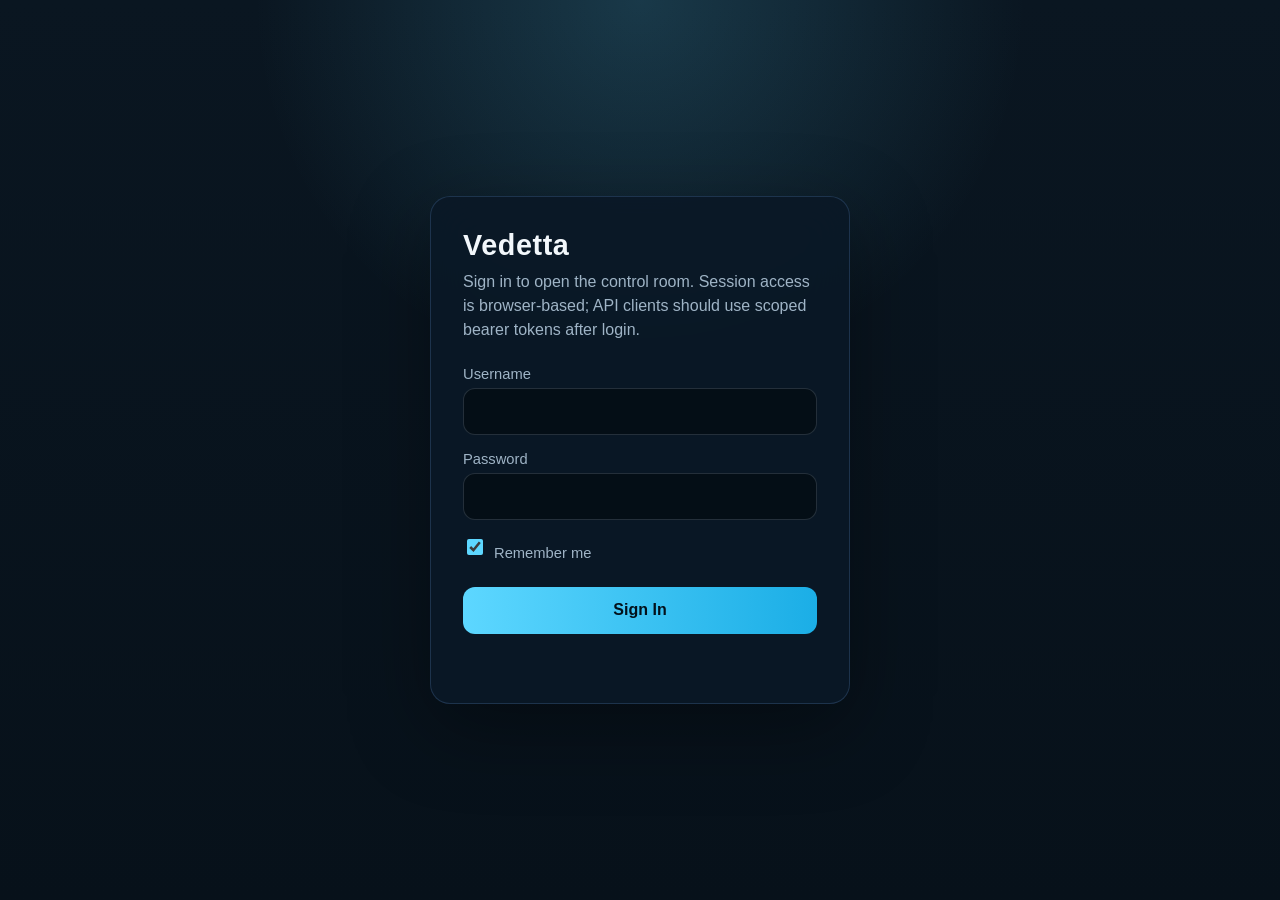
<file: internal/api/static/login.html>
<!DOCTYPE html>
<html lang="en">
<head>
  <meta charset="UTF-8">
  <meta name="viewport" content="width=device-width, initial-scale=1.0">
  <title>Vedetta Login</title>
  <link rel="icon" type="image/svg+xml" href="/favicon.svg">
  <style>
    :root {
      color-scheme: dark;
      --bg: #07111a;
      --panel: rgba(10, 24, 38, 0.92);
      --panel-edge: rgba(125, 179, 255, 0.18);
      --text: #f2f7fb;
      --muted: #9fb4c6;
      --accent: #5dd7ff;
      --accent-strong: #1baee6;
      --danger: #ff7d7d;
    }
    * { box-sizing: border-box; }
    body {
      margin: 0;
      min-height: 100vh;
      display: grid;
      place-items: center;
      font-family: "IBM Plex Sans", "Segoe UI", sans-serif;
      background:
        radial-gradient(circle at top, rgba(93, 215, 255, 0.18), transparent 35%),
        linear-gradient(180deg, #0a1621 0%, var(--bg) 100%);
      color: var(--text);
    }
    .shell {
      width: min(420px, calc(100vw - 2rem));
      padding: 2rem;
      border: 1px solid var(--panel-edge);
      border-radius: 20px;
      background: var(--panel);
      box-shadow: 0 24px 80px rgba(0, 0, 0, 0.35);
      backdrop-filter: blur(20px);
    }
    h1 {
      margin: 0 0 0.5rem;
      font-size: 1.8rem;
      letter-spacing: 0.02em;
    }
    p {
      margin: 0 0 1.5rem;
      color: var(--muted);
      line-height: 1.5;
    }
    label {
      display: block;
      margin-bottom: 0.35rem;
      font-size: 0.92rem;
      color: var(--muted);
    }
    input {
      width: 100%;
      margin-bottom: 1rem;
      padding: 0.85rem 0.95rem;
      border: 1px solid rgba(159, 180, 198, 0.2);
      border-radius: 12px;
      background: rgba(4, 12, 18, 0.7);
      color: var(--text);
      font-size: 1rem;
    }
    button {
      width: 100%;
      padding: 0.9rem 1rem;
      border: 0;
      border-radius: 12px;
      background: linear-gradient(90deg, var(--accent), var(--accent-strong));
      color: #03111b;
      font-size: 1rem;
      font-weight: 700;
      cursor: pointer;
    }
    button[disabled] {
      opacity: 0.7;
      cursor: wait;
    }
    .status {
      min-height: 1.3rem;
      margin-top: 1rem;
      font-size: 0.92rem;
      color: var(--muted);
    }
    .status.error {
      color: var(--danger);
    }
  </style>
</head>
<body>
  <main class="shell">
    <h1>Vedetta</h1>
    <p>Sign in to open the control room. Session access is browser-based; API clients should use scoped bearer tokens after login.</p>
    <form id="login-form">
      <label for="username">Username</label>
      <input id="username" name="username" autocomplete="username" required>
      <label for="password">Password</label>
      <input id="password" name="password" type="password" autocomplete="current-password" required>
      <label style="display:flex;align-items:center;gap:0.5rem;margin-bottom:1rem;cursor:pointer;font-size:0.92rem;color:var(--muted)">
        <input type="checkbox" id="remember" checked style="accent-color:var(--accent);width:16px;height:16px">
        Remember me
      </label>
      <button id="submit" type="submit">Sign In</button>
      <div class="status" id="status"></div>
    </form>
  </main>

  <script>
    (function() {
      var form = document.getElementById('login-form');
      var statusEl = document.getElementById('status');
      var submit = document.getElementById('submit');
      var next = new URLSearchParams(location.search).get('next') || '/';

      function setStatus(message, isError) {
        statusEl.textContent = message || '';
        statusEl.className = isError ? 'status error' : 'status';
      }

      form.addEventListener('submit', function(event) {
        event.preventDefault();
        submit.disabled = true;
        setStatus('Signing in…', false);

        fetch('/api/auth/login', {
          method: 'POST',
          headers: { 'Content-Type': 'application/json' },
          body: JSON.stringify({
            username: document.getElementById('username').value.trim(),
            password: document.getElementById('password').value,
            remember: document.getElementById('remember').checked
          })
        })
          .then(function(resp) {
            return resp.json().then(function(body) {
              if (!resp.ok) throw new Error(body.error || 'Login failed');
              return body;
            });
          })
          .then(function() {
            location.href = next;
          })
          .catch(function(err) {
            setStatus(err.message, true);
            submit.disabled = false;
          });
      });
    })();
  </script>
</body>
</html>
</file>
